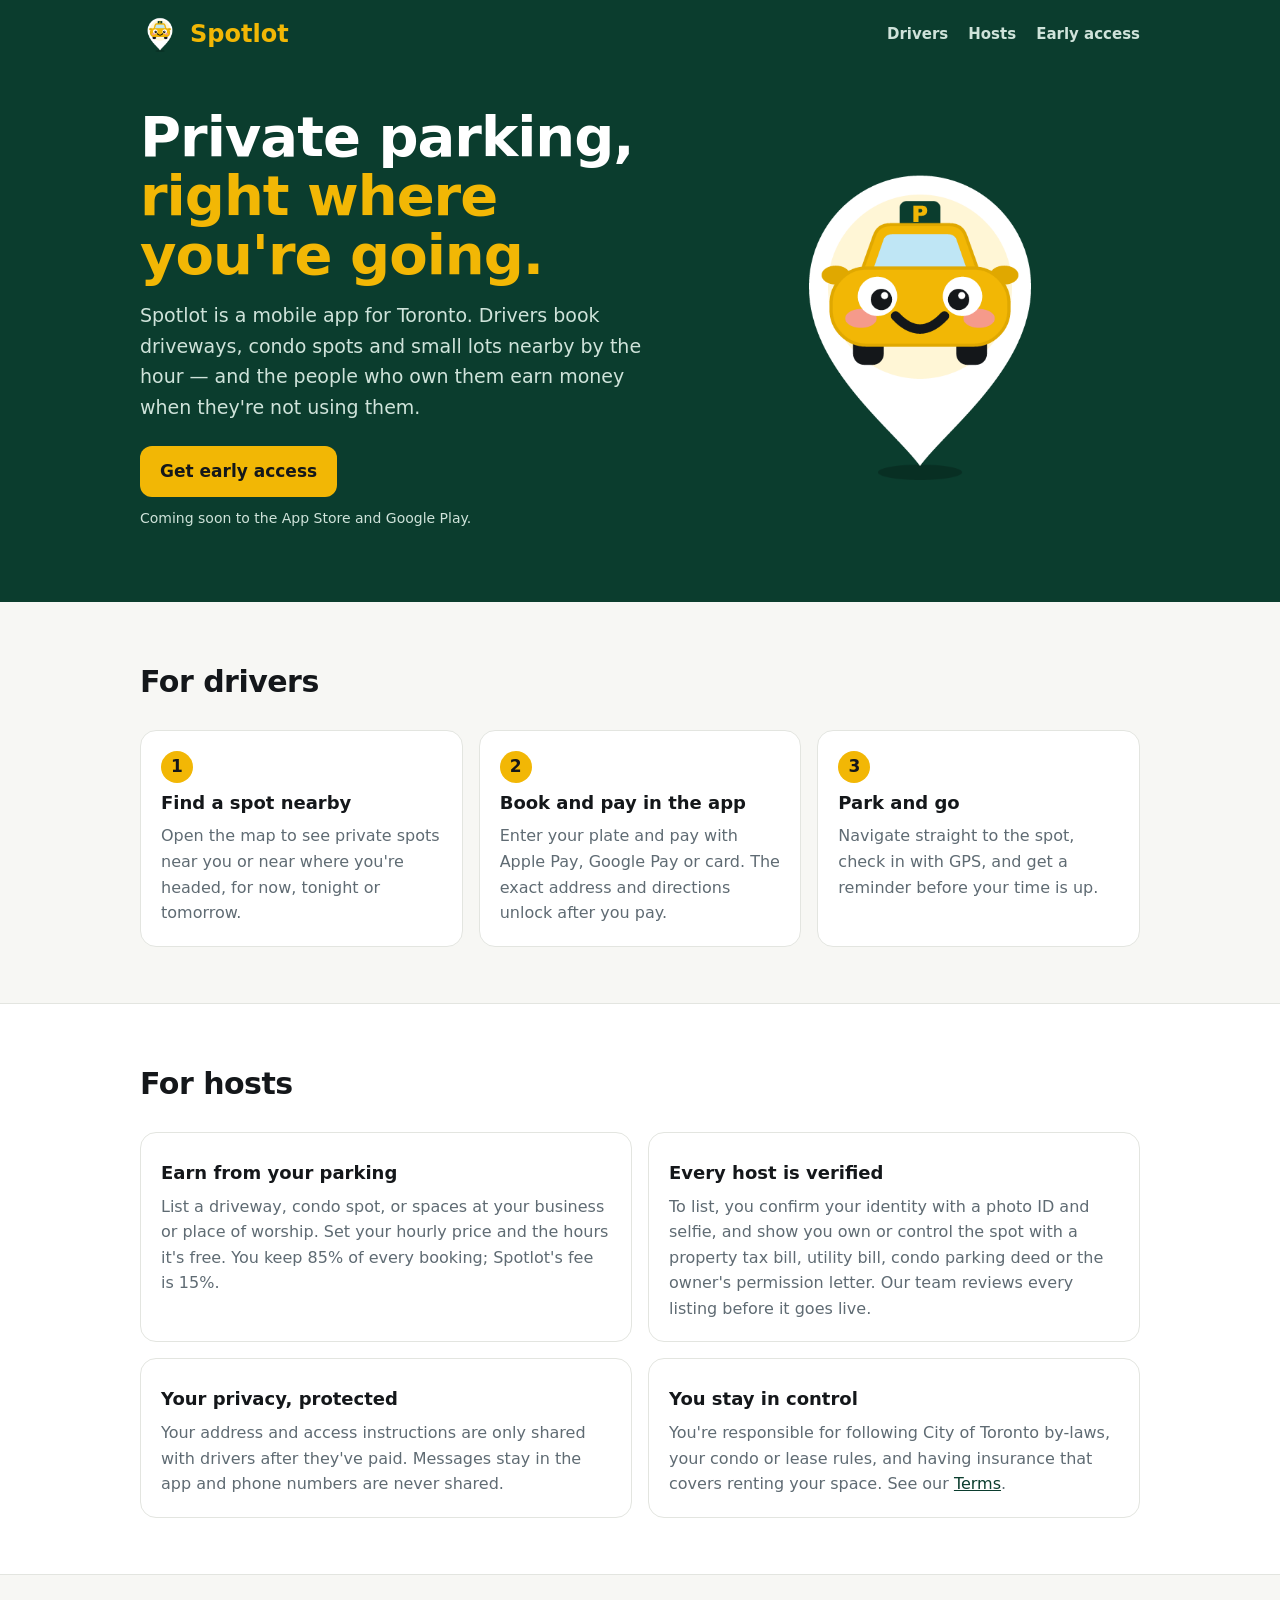
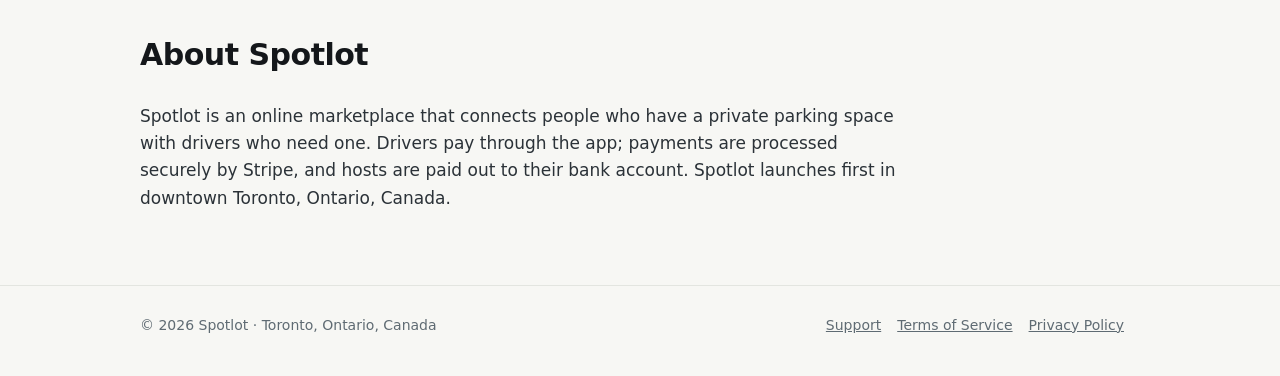
<file: index.html>
<!doctype html>
<html lang="en">
<head>
<meta charset="utf-8">
<meta name="viewport" content="width=device-width, initial-scale=1">
<title>Spotlot — Private parking near you in Toronto</title>
<meta name="description" content="Spotlot lets Toronto drivers book private driveways, condo spots and lots by the hour, and lets hosts earn from parking they aren't using.">
<link rel="icon" href="favicon.png">
<link rel="stylesheet" href="style.css">
</head>
<body>
<header class="site">
  <div class="wrap">
    <a class="brand" href="./"><img src="logo.png" alt="">Spotlot</a>
    <nav><a href="#drivers">Drivers</a><a href="#hosts">Hosts</a><a href="early.html">Early access</a></nav>
  </div>
</header>

<div class="hero">
  <div class="wrap">
    <div>
      <h1>Private parking, <span>right where you're going.</span></h1>
      <p>Spotlot is a mobile app for Toronto. Drivers book driveways, condo spots and small lots nearby by the hour — and the people who own them earn money when they're not using them.</p>
      <a class="pill" href="early.html">Get early access</a>
      <span class="soon">Coming soon to the App Store and Google Play.</span>
    </div>
    <img src="logo.png" alt="Spotlot mascot: a smiling yellow car in a map pin">
  </div>
</div>

<section id="drivers">
  <div class="wrap">
    <h2>For drivers</h2>
    <div class="grid">
      <div class="card"><span class="num">1</span><h3>Find a spot nearby</h3><p>Open the map to see private spots near you or near where you're headed, for now, tonight or tomorrow.</p></div>
      <div class="card"><span class="num">2</span><h3>Book and pay in the app</h3><p>Enter your plate and pay with Apple Pay, Google Pay or card. The exact address and directions unlock after you pay.</p></div>
      <div class="card"><span class="num">3</span><h3>Park and go</h3><p>Navigate straight to the spot, check in with GPS, and get a reminder before your time is up.</p></div>
    </div>
  </div>
</section>

<section id="hosts" style="background:#fff; border-top:1px solid var(--border); border-bottom:1px solid var(--border)">
  <div class="wrap">
    <h2>For hosts</h2>
    <div class="split">
      <div class="card">
        <h3>Earn from your parking</h3>
        <p>List a driveway, condo spot, or spaces at your business or place of worship. Set your hourly price and the hours it's free. You keep 85% of every booking; Spotlot's fee is 15%.</p>
      </div>
      <div class="card">
        <h3>Every host is verified</h3>
        <p>To list, you confirm your identity with a photo ID and selfie, and show you own or control the spot with a property tax bill, utility bill, condo parking deed or the owner's permission letter. Our team reviews every listing before it goes live.</p>
      </div>
      <div class="card">
        <h3>Your privacy, protected</h3>
        <p>Your address and access instructions are only shared with drivers after they've paid. Messages stay in the app and phone numbers are never shared.</p>
      </div>
      <div class="card">
        <h3>You stay in control</h3>
        <p>You're responsible for following City of Toronto by-laws, your condo or lease rules, and having insurance that covers renting your space. See our <a href="terms.html">Terms</a>.</p>
      </div>
    </div>
  </div>
</section>

<section>
  <div class="wrap">
    <h2>About Spotlot</h2>
    <p style="max-width:760px;color:#2B3238">Spotlot is an online marketplace that connects people who have a private parking space with drivers who need one. Drivers pay through the app; payments are processed securely by Stripe, and hosts are paid out to their bank account. Spotlot launches first in downtown Toronto, Ontario, Canada.</p>
  </div>
</section>

<footer>
  <div class="wrap">
    <div>© 2026 Spotlot · Toronto, Ontario, Canada</div>
    <div><a href="support.html">Support</a><a href="terms.html">Terms of Service</a><a href="privacy.html">Privacy Policy</a></div>
  </div>
</footer>
</body>
</html>
</file>
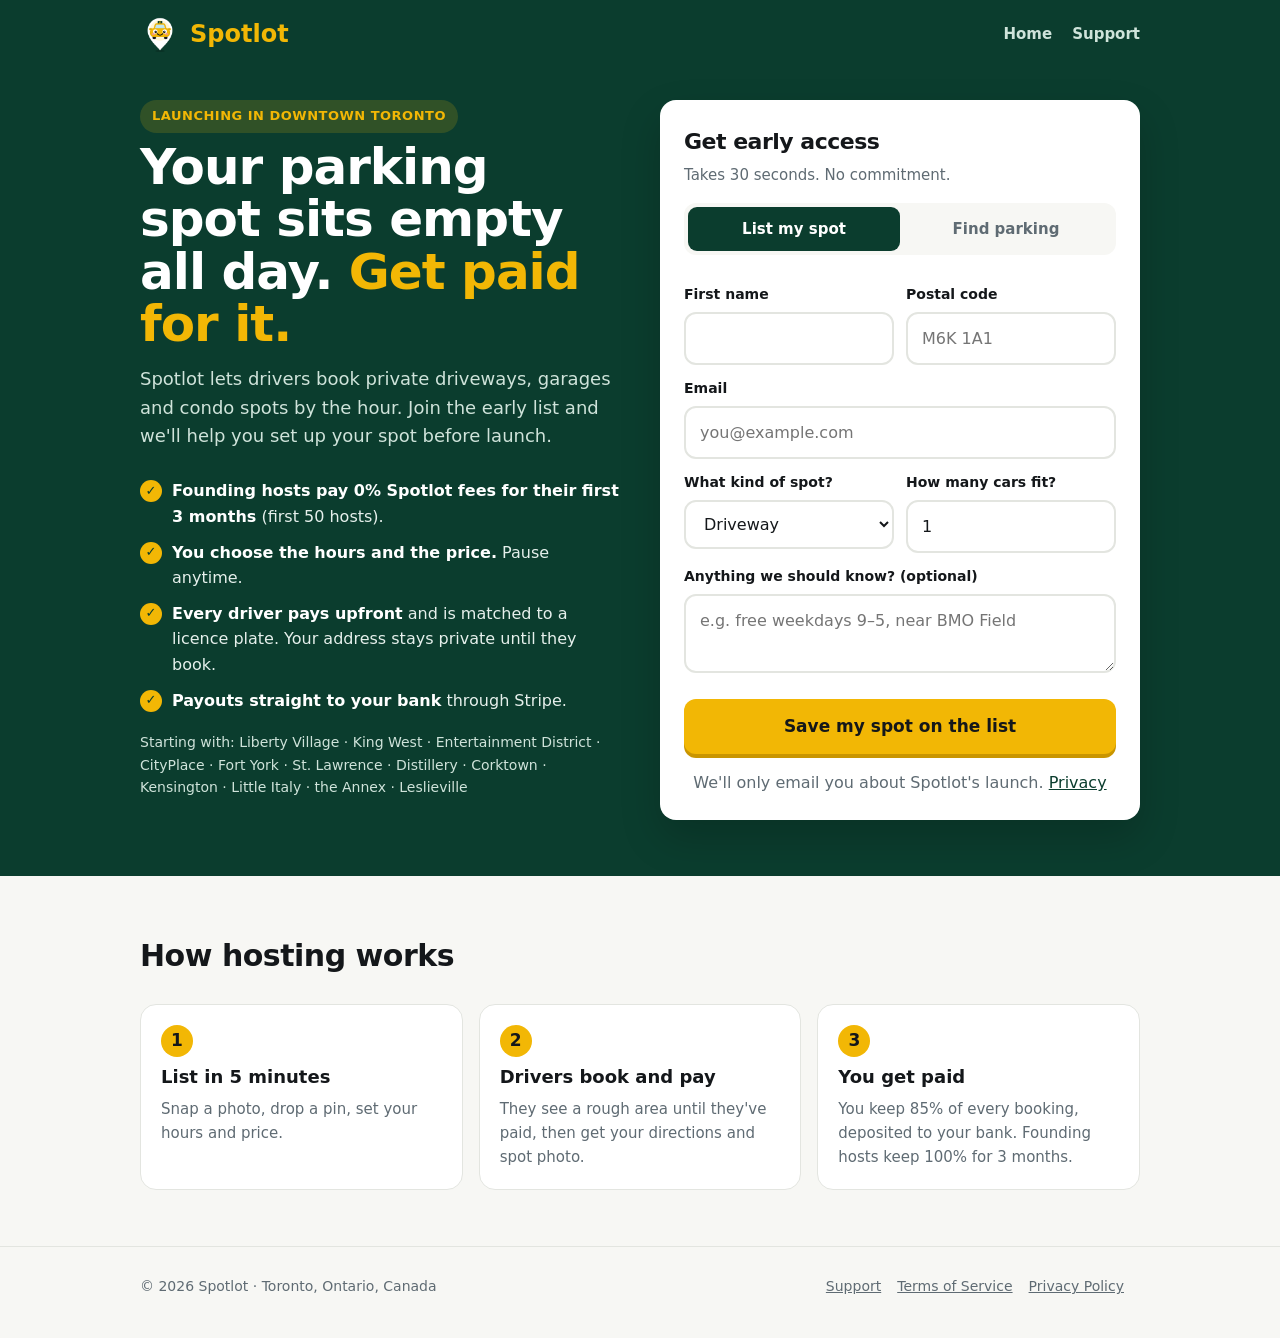
<file: early.html>
<!doctype html>
<html lang="en">
<head>
<meta charset="utf-8">
<meta name="viewport" content="width=device-width, initial-scale=1">
<title>Get early access — Spotlot</title>
<meta name="description" content="Earn from your empty driveway or condo spot in downtown Toronto. Join the Spotlot early list.">
<meta property="og:title" content="Your downtown parking spot could pay you">
<meta property="og:description" content="Spotlot lets drivers book private driveways and condo spots in downtown Toronto. Join the early list.">
<meta property="og:image" content="https://spotlot.ca/logo.png">
<meta property="og:url" content="https://spotlot.ca/early">
<link rel="icon" href="favicon.png">
<link rel="stylesheet" href="style.css">
<style>
  .early { background: var(--green); color: #fff; padding: 32px 0 56px; }
  .early .wrap { display: grid; grid-template-columns: 1fr 1fr; grid-template-areas: "intro form" "details form"; column-gap: 40px; align-items: start; }
  .intro { grid-area: intro; }
  .details { grid-area: details; }
  #form { grid-area: form; }
  .early h1 { font-size: clamp(32px, 6vw, 50px); line-height: 1.05; margin: 8px 0 14px; letter-spacing: -1px; }
  .early h1 span { color: var(--yellow); }
  .early .lead { color: var(--green-ink); font-size: 18px; margin: 0 0 20px; }
  .perks { list-style: none; padding: 0; margin: 0 0 8px; display: grid; gap: 10px; }
  .perks li { display: flex; gap: 10px; align-items: flex-start; color: #E6F0EC; font-size: 16px; }
  .perks b { color: #fff; }
  .tick { flex: none; width: 22px; height: 22px; border-radius: 11px; background: var(--yellow); color: var(--green); font-weight: 900; font-size: 13px; display: inline-flex; align-items: center; justify-content: center; margin-top: 2px; }
  .badge { display: inline-block; background: rgba(242, 183, 5, .16); color: var(--yellow); font-weight: 800; font-size: 13px; letter-spacing: .5px; padding: 6px 12px; border-radius: 999px; }
  .areas { color: var(--green-ink); font-size: 14px; margin-top: 18px; }

  form.card { color: var(--ink); padding: 24px; box-shadow: 0 18px 40px rgba(0,0,0,.18); border: 0; }
  form h2 { font-size: 22px; margin: 0 0 4px; }
  form .sub { color: var(--muted); font-size: 15px; margin: 0 0 16px; }
  .toggle { display: grid; grid-template-columns: 1fr 1fr; background: var(--bg); border-radius: 12px; padding: 4px; margin-bottom: 16px; }
  .toggle button { border: 0; background: none; padding: 10px; border-radius: 9px; font: inherit; font-weight: 700; font-size: 15px; color: var(--muted); cursor: pointer; }
  .toggle button[aria-pressed="true"] { background: var(--green); color: #fff; }
  label { display: block; font-weight: 700; font-size: 14px; margin: 12px 0 6px; }
  input, select, textarea { width: 100%; font: inherit; font-size: 16px; padding: 12px 14px; border: 2px solid var(--border); border-radius: 12px; background: #fff; color: var(--ink); }
  input:focus, select:focus, textarea:focus { outline: none; border-color: var(--green); }
  .row { display: grid; grid-template-columns: 1fr 1fr; gap: 12px; }
  .hp { position: absolute; left: -9999px; }
  .submit { width: 100%; margin-top: 18px; border: 0; background: var(--yellow); color: var(--ink); font: inherit; font-weight: 800; font-size: 17px; padding: 14px; border-radius: 12px; box-shadow: 0 4px 0 #C99500; cursor: pointer; }
  .submit:active { transform: translateY(2px); box-shadow: 0 2px 0 #C99500; }
  .submit[disabled] { opacity: .6; cursor: wait; }
  .fine { color: var(--muted); font-size: 13px; margin: 12px 0 0; text-align: center; }
  .error { color: #C62828; font-weight: 600; font-size: 14px; margin: 10px 0 0; min-height: 1em; }
  .done { text-align: center; padding: 24px 8px; }
  .done img { width: 110px; }
  .done h2 { margin: 10px 0 6px; }
  [hidden] { display: none !important; }

  .how .grid .card p { font-size: 15px; }
  @media (max-width: 760px) {
    .early .wrap { grid-template-columns: 1fr; grid-template-areas: "intro" "form" "details"; row-gap: 24px; }
    .row { grid-template-columns: 1fr; gap: 0; }
  }
</style>
</head>
<body>
<header class="site">
  <div class="wrap">
    <a class="brand" href="./"><img src="logo.png" alt="">Spotlot</a>
    <nav><a href="./">Home</a><a href="support.html">Support</a></nav>
  </div>
</header>

<div class="early">
  <div class="wrap">
    <div class="intro">
      <span class="badge">LAUNCHING IN DOWNTOWN TORONTO</span>
      <h1>Your parking spot sits empty all day. <span>Get paid for it.</span></h1>
      <p class="lead">Spotlot lets drivers book private driveways, garages and condo spots by the hour. Join the early list and we'll help you set up your spot before launch.</p>
    </div>
    <div class="details">
      <ul class="perks">
        <li><span class="tick">✓</span><span><b>Founding hosts pay 0% Spotlot fees for their first 3 months</b> (first 50 hosts).</span></li>
        <li><span class="tick">✓</span><span><b>You choose the hours and the price.</b> Pause anytime.</span></li>
        <li><span class="tick">✓</span><span><b>Every driver pays upfront</b> and is matched to a licence plate. Your address stays private until they book.</span></li>
        <li><span class="tick">✓</span><span><b>Payouts straight to your bank</b> through Stripe.</span></li>
      </ul>
      <p class="areas">Starting with: Liberty Village · King West · Entertainment District · CityPlace · Fort York · St. Lawrence · Distillery · Corktown · Kensington · Little Italy · the Annex · Leslieville</p>
    </div>

    <form class="card" id="form" novalidate>
      <div id="fields">
        <h2>Get early access</h2>
        <p class="sub">Takes 30 seconds. No commitment.</p>
        <div class="toggle" role="group" aria-label="I want to">
          <button type="button" data-role="host" aria-pressed="true">List my spot</button>
          <button type="button" data-role="driver" aria-pressed="false">Find parking</button>
        </div>

        <div class="row">
          <div>
            <label for="name">First name</label>
            <input id="name" name="name" autocomplete="given-name" maxlength="80" required>
          </div>
          <div>
            <label for="postal">Postal code</label>
            <input id="postal" name="postal" autocomplete="postal-code" placeholder="M6K 1A1" maxlength="7" required>
          </div>
        </div>

        <label for="email">Email</label>
        <input id="email" name="email" type="email" autocomplete="email" maxlength="200" placeholder="you@example.com" required>

        <div id="hostOnly">
          <div class="row">
            <div>
              <label for="type">What kind of spot?</label>
              <select id="type" name="type">
                <option value="driveway">Driveway</option>
                <option value="condo">Condo / apartment spot</option>
                <option value="garage">Garage</option>
                <option value="lot">Small lot (business, church…)</option>
                <option value="other">Something else</option>
              </select>
            </div>
            <div>
              <label for="spaces">How many cars fit?</label>
              <input id="spaces" name="spaces" type="number" inputmode="numeric" min="1" max="200" value="1">
            </div>
          </div>
        </div>

        <label for="note" id="noteLabel">Anything we should know? (optional)</label>
        <textarea id="note" name="note" rows="2" maxlength="500" placeholder="e.g. free weekdays 9–5, near BMO Field"></textarea>

        <input class="hp" type="text" name="website" tabindex="-1" autocomplete="off" aria-hidden="true">
        <button class="submit" type="submit" id="submit">Save my spot on the list</button>
        <p class="error" id="error" role="alert"></p>
        <p class="fine">We'll only email you about Spotlot's launch. <a href="privacy.html">Privacy</a></p>
      </div>

      <div class="done" id="done" hidden>
        <img src="logo.png" alt="">
        <h2>You're on the list!</h2>
        <p class="sub" id="doneText">We'll email you before launch to help set up your spot.</p>
        <p class="fine">Know a neighbour with an empty driveway? Send them this page.</p>
      </div>
    </form>
  </div>
</div>

<section class="how">
  <div class="wrap">
    <h2>How hosting works</h2>
    <div class="grid">
      <div class="card"><span class="num">1</span><h3>List in 5 minutes</h3><p>Snap a photo, drop a pin, set your hours and price.</p></div>
      <div class="card"><span class="num">2</span><h3>Drivers book and pay</h3><p>They see a rough area until they've paid, then get your directions and spot photo.</p></div>
      <div class="card"><span class="num">3</span><h3>You get paid</h3><p>You keep 85% of every booking, deposited to your bank. Founding hosts keep 100% for 3 months.</p></div>
    </div>
  </div>
</section>

<footer>
  <div class="wrap">
    <div>© 2026 Spotlot · Toronto, Ontario, Canada</div>
    <div><a href="support.html">Support</a><a href="terms.html">Terms of Service</a><a href="privacy.html">Privacy Policy</a></div>
  </div>
</footer>

<script>
  // Writes straight to the Spotlot waitlist table. This is the public (publishable) key;
  // the table only allows inserts from the public, never reads.
  const SUPABASE_URL = 'https://rsviueqeqylmddhgpyfo.supabase.co';
  const SUPABASE_KEY = 'sb_publishable_UoHOdmgwTMQKS_Qfu5H4uA_GMwX83xe';

  const form = document.getElementById('form');
  const error = document.getElementById('error');
  const submit = document.getElementById('submit');
  const hostOnly = document.getElementById('hostOnly');
  const noteLabel = document.getElementById('noteLabel');
  const note = document.getElementById('note');
  let role = 'host';

  const params = new URLSearchParams(location.search);
  const ref = (params.get('ref') || '').toLowerCase().replace(/[^a-z0-9]/g, '').slice(0, 20) || null;
  const source = (params.get('src') || (ref ? 'referral' : '')).slice(0, 60) || null;

  document.querySelectorAll('.toggle button').forEach((btn) => {
    btn.addEventListener('click', () => {
      role = btn.dataset.role;
      document.querySelectorAll('.toggle button').forEach((b) => b.setAttribute('aria-pressed', String(b === btn)));
      hostOnly.hidden = role !== 'host';
      submit.textContent = role === 'host' ? 'Save my spot on the list' : 'Tell me when it launches';
      note.placeholder = role === 'host' ? 'e.g. free weekdays 9–5, near BMO Field' : 'e.g. I park near Scotiabank Arena on game nights';
      noteLabel.textContent = role === 'host' ? 'Anything we should know? (optional)' : 'Where do you usually need parking? (optional)';
    });
  });

  form.addEventListener('submit', async (e) => {
    e.preventDefault();
    error.textContent = '';
    if (form.website.value) return; // bot

    const name = form.name.value.trim();
    const email = form.email.value.trim();
    const postal = form.postal.value.trim().toUpperCase().replace(/\s+/g, '');
    if (!name) return (error.textContent = 'Add your first name.');
    if (!/^[^@\s]+@[^@\s]+\.[^@\s]+$/.test(email)) return (error.textContent = 'That email doesn’t look right.');
    if (!/^[A-Z]\d[A-Z]\d[A-Z]\d$/.test(postal)) return (error.textContent = 'Enter a postal code like M6K 1A1.');

    const row = {
      role,
      name,
      email,
      postal_code: `${postal.slice(0, 3)} ${postal.slice(3)}`,
      spot_type: role === 'host' ? form.type.value : null,
      spaces: role === 'host' ? Math.min(200, Math.max(1, parseInt(form.spaces.value, 10) || 1)) : null,
      note: note.value.trim() || null,
      source,
      referred_by: ref,
    };

    submit.disabled = true;
    try {
      const res = await fetch(`${SUPABASE_URL}/rest/v1/waitlist`, {
        method: 'POST',
        headers: { apikey: SUPABASE_KEY, 'Content-Type': 'application/json', Prefer: 'return=minimal' },
        body: JSON.stringify(row),
      });
      // 409 = already on the list with this email, which is a success for the person.
      if (!res.ok && res.status !== 409) throw new Error(String(res.status));
      document.getElementById('fields').hidden = true;
      document.getElementById('done').hidden = false;
      document.getElementById('doneText').textContent = role === 'host'
        ? `Thanks ${name}! Check your email for your personal share link. We'll be in touch before launch to help set up your spot.`
        : `Thanks ${name}! Check your email for your personal share link. We'll let you know the day Spotlot launches near you.`;
    } catch {
      error.textContent = 'Something went wrong. Please try again in a moment.';
    } finally {
      submit.disabled = false;
    }
  });
</script>
</body>
</html>
</file>
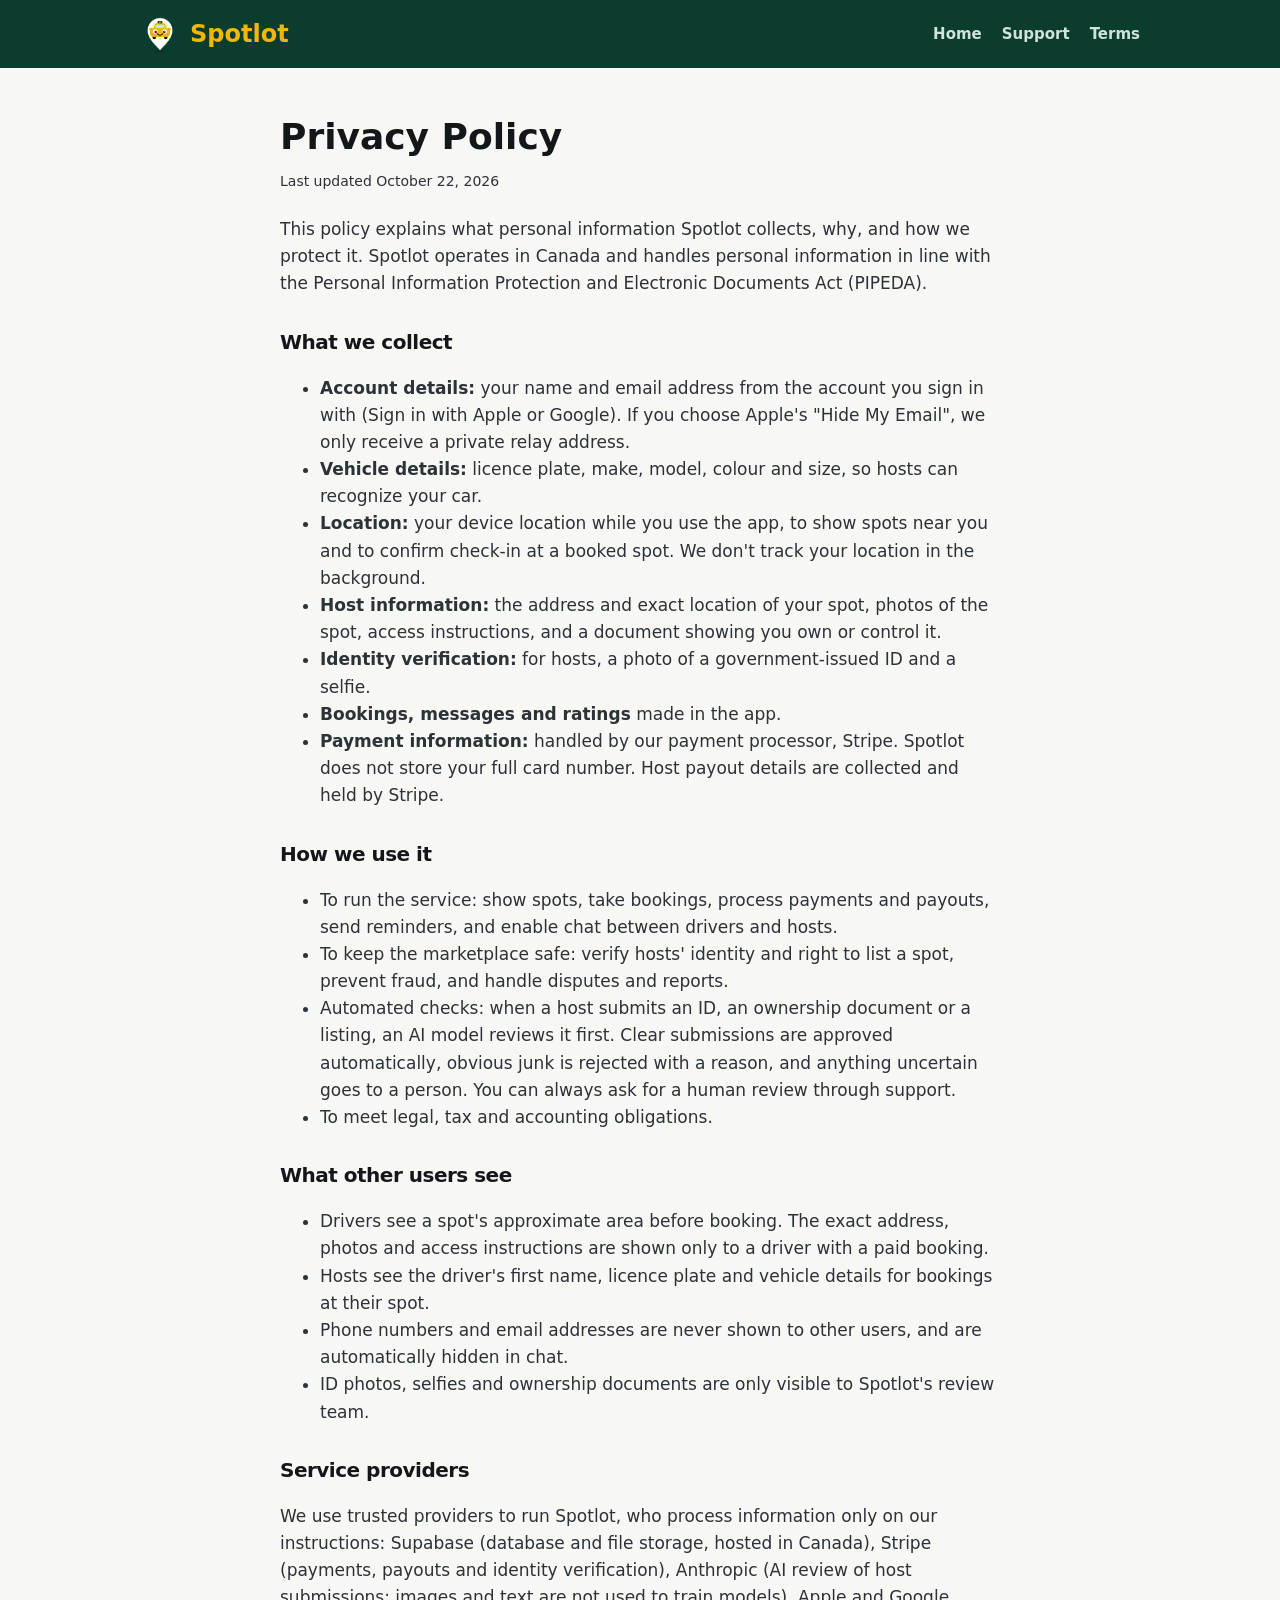
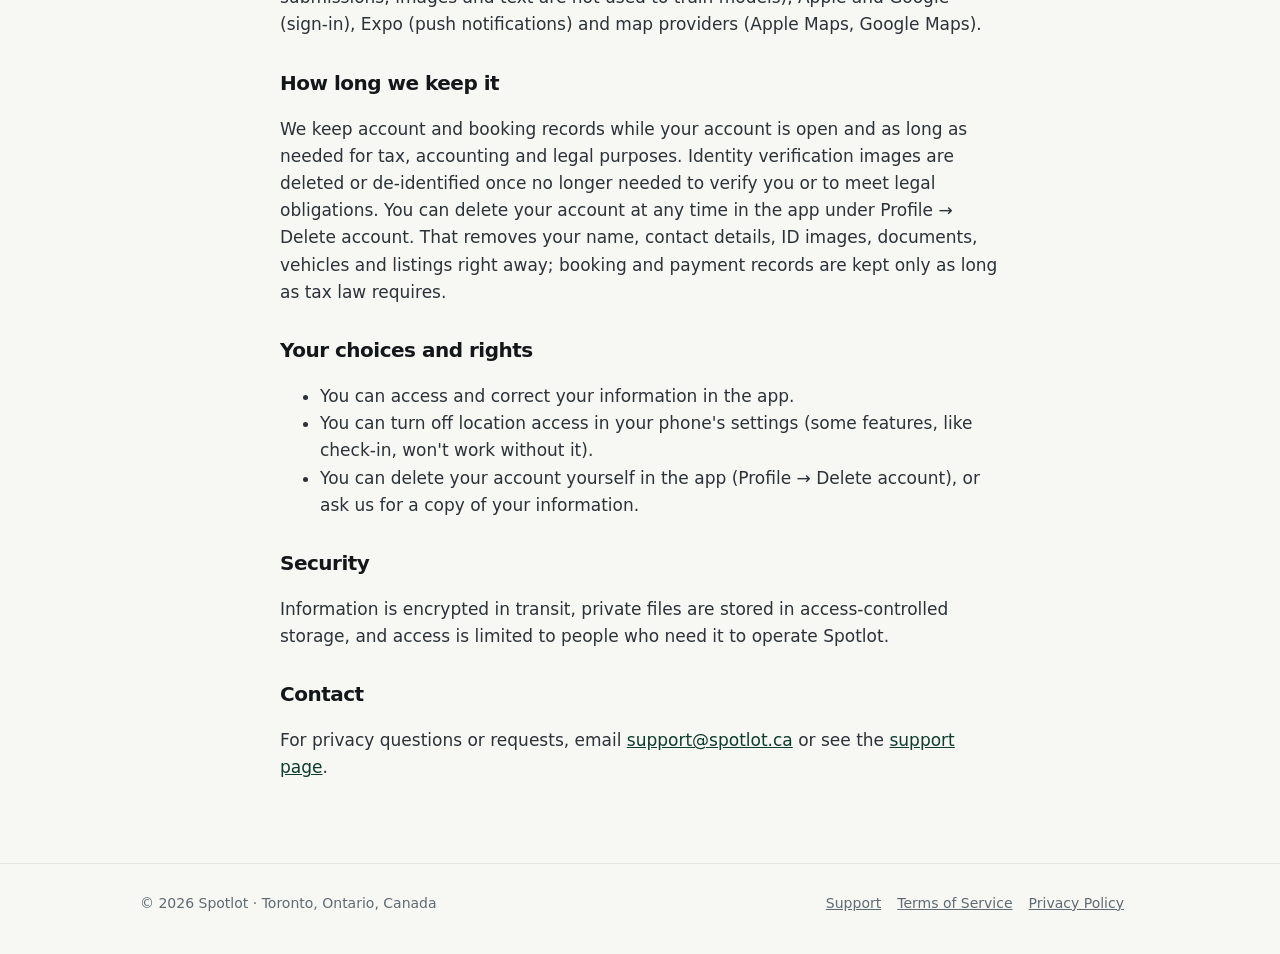
<file: privacy.html>
<!doctype html>
<html lang="en">
<head>
<meta charset="utf-8">
<meta name="viewport" content="width=device-width, initial-scale=1">
<title>Privacy Policy — Spotlot</title>
<link rel="icon" href="favicon.png">
<link rel="stylesheet" href="style.css">
</head>
<body>
<header class="site">
  <div class="wrap">
    <a class="brand" href="./"><img src="logo.png" alt="">Spotlot</a>
    <nav><a href="./">Home</a><a href="support.html">Support</a><a href="terms.html">Terms</a></nav>
  </div>
</header>
<main class="doc">
  <h1>Privacy Policy</h1>
  <p class="updated">Last updated October 22, 2026</p>

  <p>This policy explains what personal information Spotlot collects, why, and how we protect it. Spotlot operates in Canada and handles personal information in line with the Personal Information Protection and Electronic Documents Act (PIPEDA).</p>

  <h2>What we collect</h2>
  <ul>
    <li><strong>Account details:</strong> your name and email address from the account you sign in with (Sign in with Apple or Google). If you choose Apple's "Hide My Email", we only receive a private relay address.</li>
    <li><strong>Vehicle details:</strong> licence plate, make, model, colour and size, so hosts can recognize your car.</li>
    <li><strong>Location:</strong> your device location while you use the app, to show spots near you and to confirm check-in at a booked spot. We don't track your location in the background.</li>
    <li><strong>Host information:</strong> the address and exact location of your spot, photos of the spot, access instructions, and a document showing you own or control it.</li>
    <li><strong>Identity verification:</strong> for hosts, a photo of a government-issued ID and a selfie.</li>
    <li><strong>Bookings, messages and ratings</strong> made in the app.</li>
    <li><strong>Payment information:</strong> handled by our payment processor, Stripe. Spotlot does not store your full card number. Host payout details are collected and held by Stripe.</li>
  </ul>

  <h2>How we use it</h2>
  <ul>
    <li>To run the service: show spots, take bookings, process payments and payouts, send reminders, and enable chat between drivers and hosts.</li>
    <li>To keep the marketplace safe: verify hosts' identity and right to list a spot, prevent fraud, and handle disputes and reports.</li>
    <li>Automated checks: when a host submits an ID, an ownership document or a listing, an AI model reviews it first. Clear submissions are approved automatically, obvious junk is rejected with a reason, and anything uncertain goes to a person. You can always ask for a human review through support.</li>
    <li>To meet legal, tax and accounting obligations.</li>
  </ul>

  <h2>What other users see</h2>
  <ul>
    <li>Drivers see a spot's approximate area before booking. The exact address, photos and access instructions are shown only to a driver with a paid booking.</li>
    <li>Hosts see the driver's first name, licence plate and vehicle details for bookings at their spot.</li>
    <li>Phone numbers and email addresses are never shown to other users, and are automatically hidden in chat.</li>
    <li>ID photos, selfies and ownership documents are only visible to Spotlot's review team.</li>
  </ul>

  <h2>Service providers</h2>
  <p>We use trusted providers to run Spotlot, who process information only on our instructions: Supabase (database and file storage, hosted in Canada), Stripe (payments, payouts and identity verification), Anthropic (AI review of host submissions; images and text are not used to train models), Apple and Google (sign-in), Expo (push notifications) and map providers (Apple Maps, Google Maps).</p>

  <h2>How long we keep it</h2>
  <p>We keep account and booking records while your account is open and as long as needed for tax, accounting and legal purposes. Identity verification images are deleted or de-identified once no longer needed to verify you or to meet legal obligations. You can delete your account at any time in the app under Profile → Delete account. That removes your name, contact details, ID images, documents, vehicles and listings right away; booking and payment records are kept only as long as tax law requires.</p>

  <h2>Your choices and rights</h2>
  <ul>
    <li>You can access and correct your information in the app.</li>
    <li>You can turn off location access in your phone's settings (some features, like check-in, won't work without it).</li>
    <li>You can delete your account yourself in the app (Profile → Delete account), or ask us for a copy of your information.</li>
  </ul>

  <h2>Security</h2>
  <p>Information is encrypted in transit, private files are stored in access-controlled storage, and access is limited to people who need it to operate Spotlot.</p>

  <h2>Contact</h2>
  <p>For privacy questions or requests, email <a href="mailto:support@spotlot.ca">support@spotlot.ca</a> or see the <a href="support.html">support page</a>.</p>
</main>
<footer>
  <div class="wrap">
    <div>© 2026 Spotlot · Toronto, Ontario, Canada</div>
    <div><a href="support.html">Support</a><a href="terms.html">Terms of Service</a><a href="privacy.html">Privacy Policy</a></div>
  </div>
</footer>
</body>
</html>
</file>
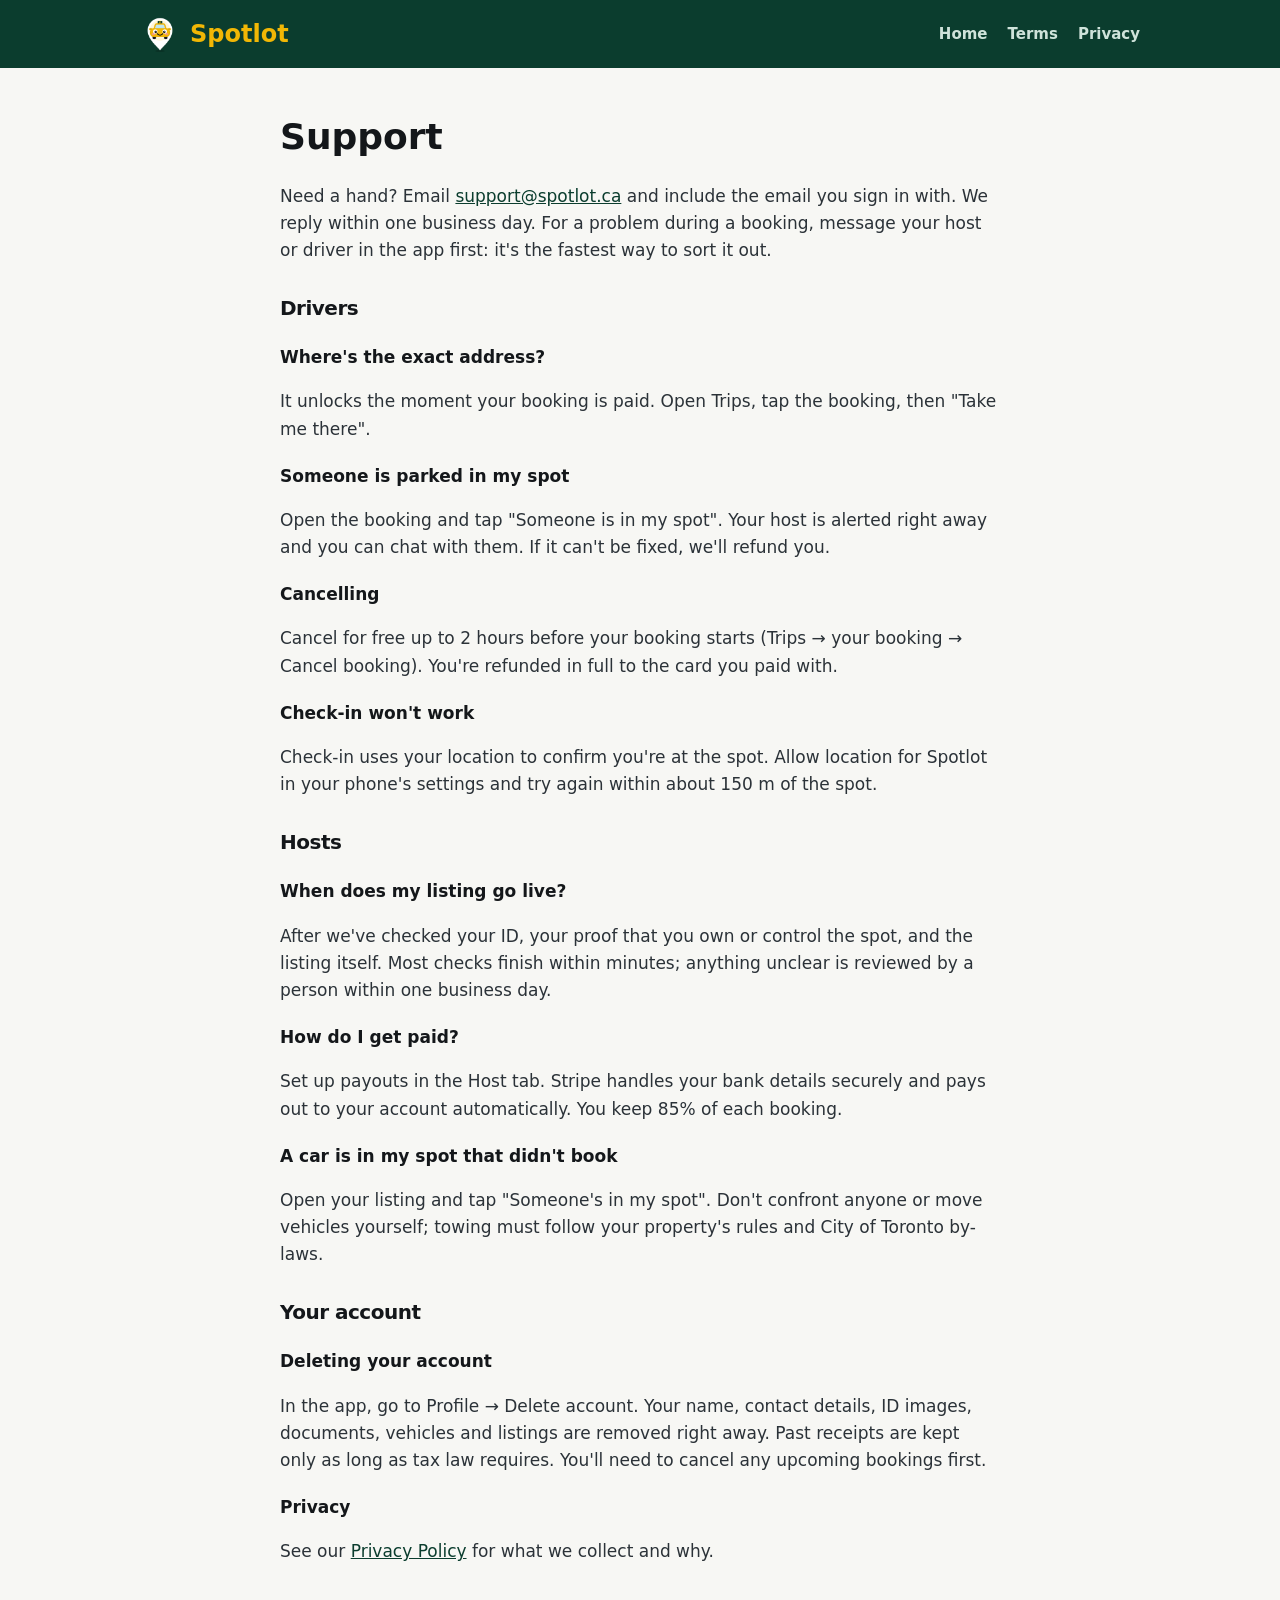
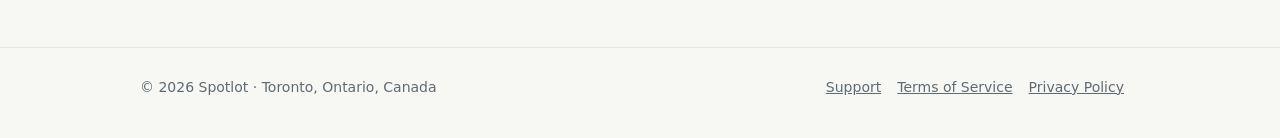
<file: support.html>
<!doctype html>
<html lang="en">
<head>
<meta charset="utf-8">
<meta name="viewport" content="width=device-width, initial-scale=1">
<title>Support — Spotlot</title>
<meta name="description" content="Help with Spotlot bookings, hosting, payouts and your account.">
<link rel="icon" href="favicon.png">
<link rel="stylesheet" href="style.css">
</head>
<body>
<header class="site">
  <div class="wrap">
    <a class="brand" href="./"><img src="logo.png" alt="">Spotlot</a>
    <nav><a href="./">Home</a><a href="terms.html">Terms</a><a href="privacy.html">Privacy</a></nav>
  </div>
</header>
<main class="doc">
  <h1>Support</h1>
  <p>Need a hand? Email <a href="mailto:support@spotlot.ca">support@spotlot.ca</a> and include the email you sign in with. We reply within one business day. For a problem during a booking, message your host or driver in the app first: it's the fastest way to sort it out.</p>

  <h2>Drivers</h2>
  <h3>Where's the exact address?</h3>
  <p>It unlocks the moment your booking is paid. Open Trips, tap the booking, then "Take me there".</p>
  <h3>Someone is parked in my spot</h3>
  <p>Open the booking and tap "Someone is in my spot". Your host is alerted right away and you can chat with them. If it can't be fixed, we'll refund you.</p>
  <h3>Cancelling</h3>
  <p>Cancel for free up to 2 hours before your booking starts (Trips → your booking → Cancel booking). You're refunded in full to the card you paid with.</p>
  <h3>Check-in won't work</h3>
  <p>Check-in uses your location to confirm you're at the spot. Allow location for Spotlot in your phone's settings and try again within about 150 m of the spot.</p>

  <h2>Hosts</h2>
  <h3>When does my listing go live?</h3>
  <p>After we've checked your ID, your proof that you own or control the spot, and the listing itself. Most checks finish within minutes; anything unclear is reviewed by a person within one business day.</p>
  <h3>How do I get paid?</h3>
  <p>Set up payouts in the Host tab. Stripe handles your bank details securely and pays out to your account automatically. You keep 85% of each booking.</p>
  <h3>A car is in my spot that didn't book</h3>
  <p>Open your listing and tap "Someone's in my spot". Don't confront anyone or move vehicles yourself; towing must follow your property's rules and City of Toronto by-laws.</p>

  <h2>Your account</h2>
  <h3>Deleting your account</h3>
  <p>In the app, go to Profile → Delete account. Your name, contact details, ID images, documents, vehicles and listings are removed right away. Past receipts are kept only as long as tax law requires. You'll need to cancel any upcoming bookings first.</p>
  <h3>Privacy</h3>
  <p>See our <a href="privacy.html">Privacy Policy</a> for what we collect and why.</p>
</main>
<footer>
  <div class="wrap">
    <div>© 2026 Spotlot · Toronto, Ontario, Canada</div>
    <div><a href="support.html">Support</a><a href="terms.html">Terms of Service</a><a href="privacy.html">Privacy Policy</a></div>
  </div>
</footer>
</body>
</html>
</file>
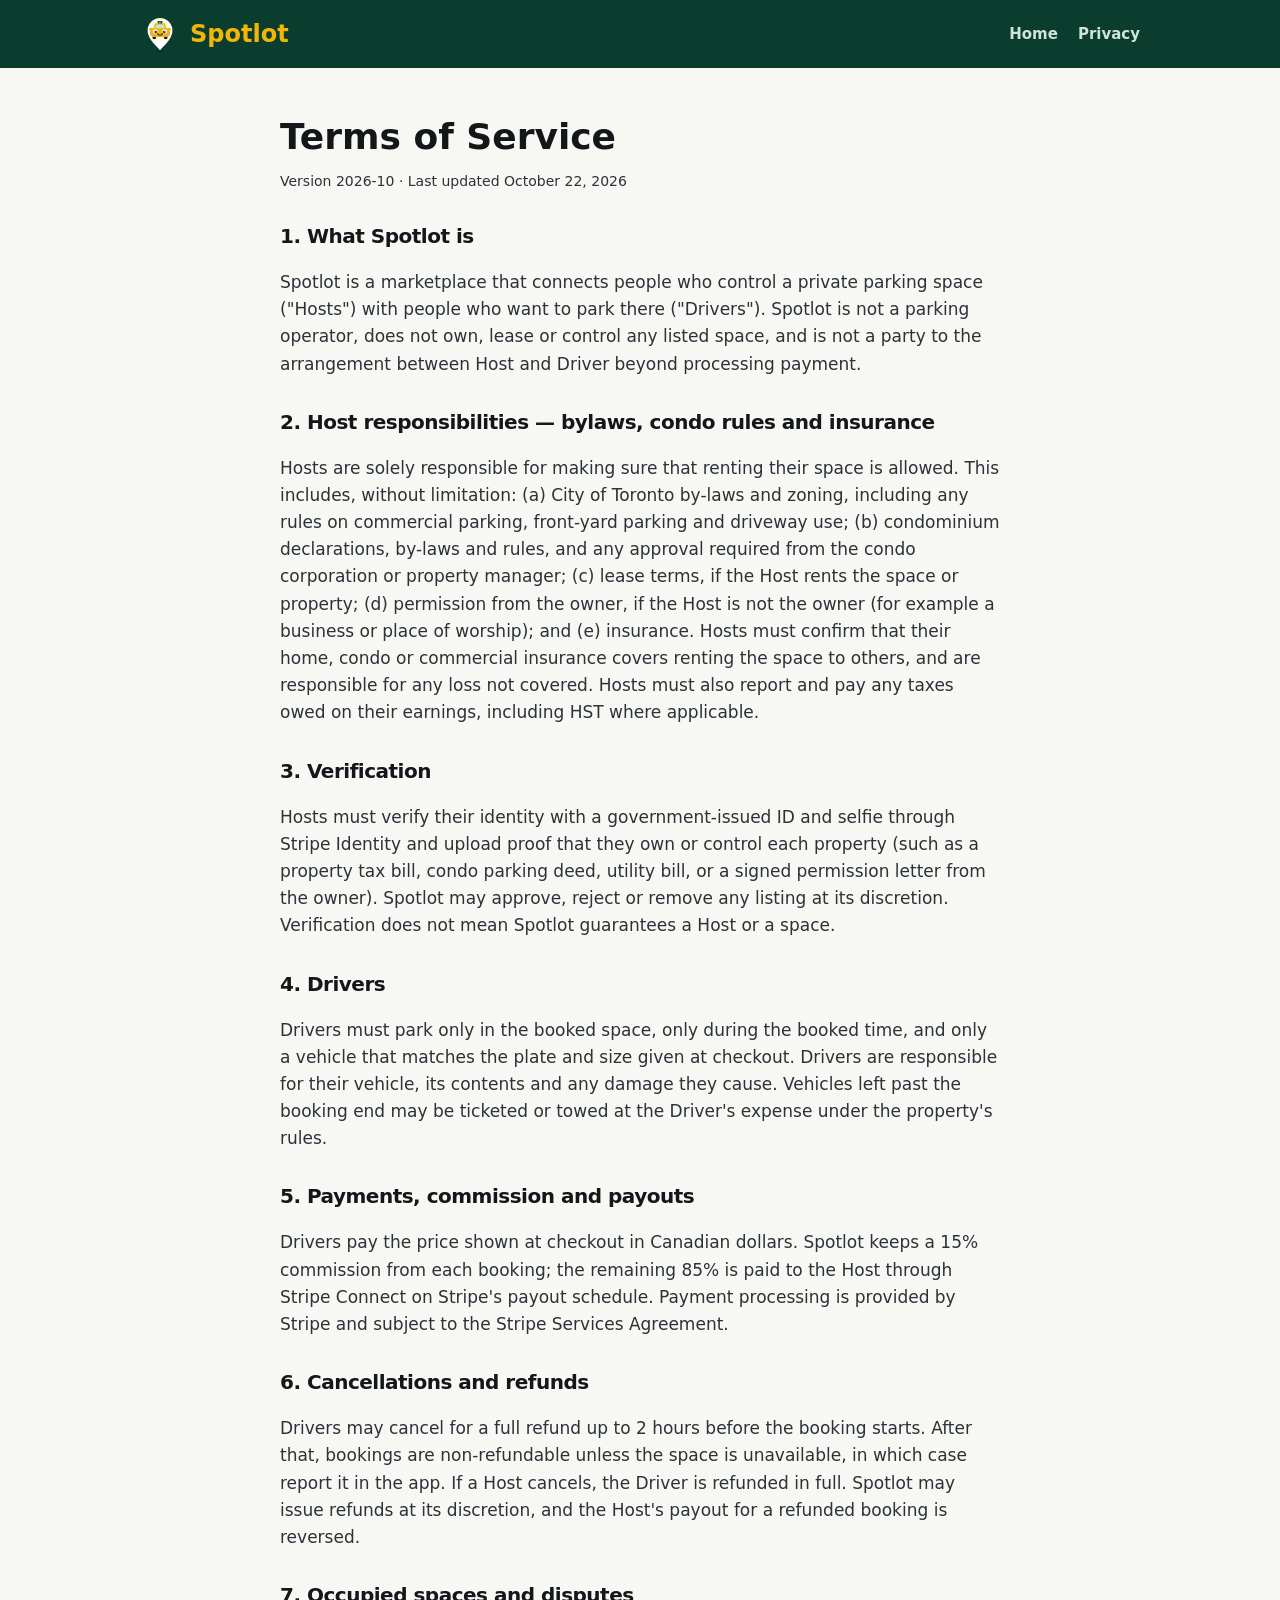
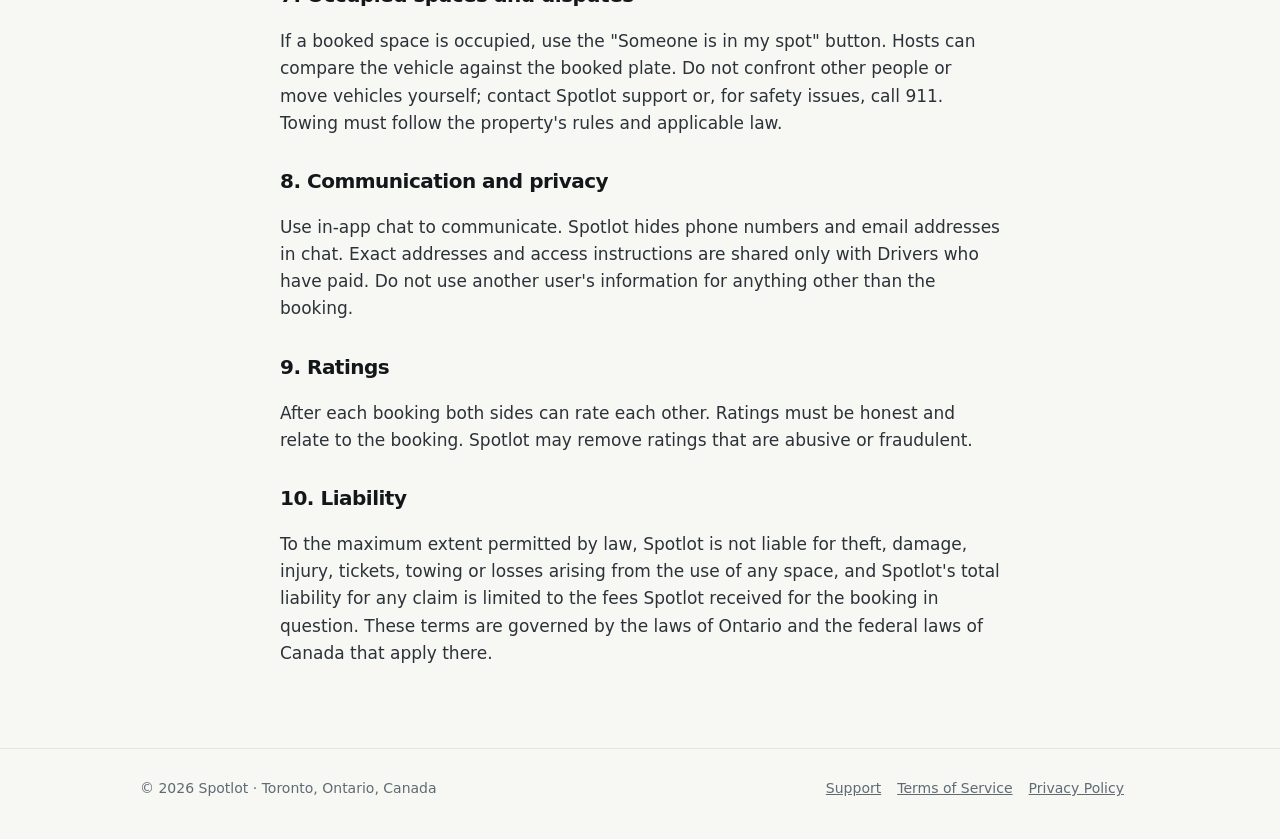
<file: terms.html>
<!doctype html>
<html lang="en">
<head>
<meta charset="utf-8">
<meta name="viewport" content="width=device-width, initial-scale=1">
<title>Terms of Service — Spotlot</title>
<link rel="icon" href="favicon.png">
<link rel="stylesheet" href="style.css">
</head>
<body>
<header class="site">
  <div class="wrap">
    <a class="brand" href="./"><img src="logo.png" alt="">Spotlot</a>
    <nav><a href="./">Home</a><a href="privacy.html">Privacy</a></nav>
  </div>
</header>
<main class="doc">
  <h1>Terms of Service</h1>
  <p class="updated">Version 2026-10 · Last updated October 22, 2026</p>
  <h2>1. What Spotlot is</h2>
  <p>Spotlot is a marketplace that connects people who control a private parking space ("Hosts") with people who want to park there ("Drivers"). Spotlot is not a parking operator, does not own, lease or control any listed space, and is not a party to the arrangement between Host and Driver beyond processing payment.</p>
  <h2>2. Host responsibilities — bylaws, condo rules and insurance</h2>
  <p>Hosts are solely responsible for making sure that renting their space is allowed. This includes, without limitation: (a) City of Toronto by-laws and zoning, including any rules on commercial parking, front-yard parking and driveway use; (b) condominium declarations, by-laws and rules, and any approval required from the condo corporation or property manager; (c) lease terms, if the Host rents the space or property; (d) permission from the owner, if the Host is not the owner (for example a business or place of worship); and (e) insurance. Hosts must confirm that their home, condo or commercial insurance covers renting the space to others, and are responsible for any loss not covered. Hosts must also report and pay any taxes owed on their earnings, including HST where applicable.</p>
  <h2>3. Verification</h2>
  <p>Hosts must verify their identity with a government-issued ID and selfie through Stripe Identity and upload proof that they own or control each property (such as a property tax bill, condo parking deed, utility bill, or a signed permission letter from the owner). Spotlot may approve, reject or remove any listing at its discretion. Verification does not mean Spotlot guarantees a Host or a space.</p>
  <h2>4. Drivers</h2>
  <p>Drivers must park only in the booked space, only during the booked time, and only a vehicle that matches the plate and size given at checkout. Drivers are responsible for their vehicle, its contents and any damage they cause. Vehicles left past the booking end may be ticketed or towed at the Driver's expense under the property's rules.</p>
  <h2>5. Payments, commission and payouts</h2>
  <p>Drivers pay the price shown at checkout in Canadian dollars. Spotlot keeps a 15% commission from each booking; the remaining 85% is paid to the Host through Stripe Connect on Stripe's payout schedule. Payment processing is provided by Stripe and subject to the Stripe Services Agreement.</p>
  <h2>6. Cancellations and refunds</h2>
  <p>Drivers may cancel for a full refund up to 2 hours before the booking starts. After that, bookings are non-refundable unless the space is unavailable, in which case report it in the app. If a Host cancels, the Driver is refunded in full. Spotlot may issue refunds at its discretion, and the Host's payout for a refunded booking is reversed.</p>
  <h2>7. Occupied spaces and disputes</h2>
  <p>If a booked space is occupied, use the "Someone is in my spot" button. Hosts can compare the vehicle against the booked plate. Do not confront other people or move vehicles yourself; contact Spotlot support or, for safety issues, call 911. Towing must follow the property's rules and applicable law.</p>
  <h2>8. Communication and privacy</h2>
  <p>Use in-app chat to communicate. Spotlot hides phone numbers and email addresses in chat. Exact addresses and access instructions are shared only with Drivers who have paid. Do not use another user's information for anything other than the booking.</p>
  <h2>9. Ratings</h2>
  <p>After each booking both sides can rate each other. Ratings must be honest and relate to the booking. Spotlot may remove ratings that are abusive or fraudulent.</p>
  <h2>10. Liability</h2>
  <p>To the maximum extent permitted by law, Spotlot is not liable for theft, damage, injury, tickets, towing or losses arising from the use of any space, and Spotlot's total liability for any claim is limited to the fees Spotlot received for the booking in question. These terms are governed by the laws of Ontario and the federal laws of Canada that apply there.</p>
</main>
<footer>
  <div class="wrap">
    <div>© 2026 Spotlot · Toronto, Ontario, Canada</div>
    <div><a href="support.html">Support</a><a href="terms.html">Terms of Service</a><a href="privacy.html">Privacy Policy</a></div>
  </div>
</footer>
</body>
</html>
</file>
<file: style.css>
:root {
  --green: #0B3D2E;
  --green-ink: #CFE3DA;
  --yellow: #F2B705;
  --ink: #14171A;
  --muted: #5F6B73;
  --bg: #F7F7F4;
  --card: #FFFFFF;
  --border: #E3E5E0;
}
* { box-sizing: border-box; }
body {
  margin: 0;
  font: 17px/1.6 system-ui, -apple-system, "Segoe UI", Roboto, sans-serif;
  color: var(--ink);
  background: var(--bg);
}
a { color: var(--green); }
.wrap { max-width: 1040px; margin: 0 auto; padding: 0 20px; }

header.site { background: var(--green); }
header.site .wrap { display: flex; align-items: center; justify-content: space-between; height: 68px; }
.brand { display: flex; align-items: center; gap: 10px; color: var(--yellow); font-weight: 900; font-size: 24px; text-decoration: none; }
.brand img { width: 40px; height: 40px; }
nav a { color: var(--green-ink); text-decoration: none; margin-left: 20px; font-weight: 600; font-size: 15px; }
nav a:hover { color: #fff; }

.hero { background: var(--green); color: #fff; padding: 40px 0 72px; }
.hero .wrap { display: grid; grid-template-columns: 1.2fr 1fr; gap: 32px; align-items: center; }
.hero h1 { font-size: clamp(34px, 6vw, 56px); line-height: 1.05; margin: 0 0 16px; letter-spacing: -1px; }
.hero h1 span { color: var(--yellow); }
.hero p { color: var(--green-ink); font-size: 19px; max-width: 520px; margin: 0 0 24px; }
.hero img { width: 100%; max-width: 360px; justify-self: center; }
.pill { display: inline-block; background: var(--yellow); color: var(--ink); font-weight: 800; padding: 12px 20px; border-radius: 12px; text-decoration: none; }
.soon { display: block; margin-top: 10px; font-size: 14px; color: var(--green-ink); }

section { padding: 56px 0; }
h2 { font-size: 30px; margin: 0 0 24px; letter-spacing: -0.5px; }
.grid { display: grid; grid-template-columns: repeat(auto-fit, minmax(240px, 1fr)); gap: 16px; }
.card { background: var(--card); border: 1px solid var(--border); border-radius: 16px; padding: 20px; }
.card h3 { margin: 6px 0 6px; font-size: 18px; }
.card p { margin: 0; color: var(--muted); font-size: 16px; }
.num { width: 32px; height: 32px; border-radius: 16px; background: var(--yellow); display: inline-flex; align-items: center; justify-content: center; font-weight: 800; }
.split { display: grid; grid-template-columns: 1fr 1fr; gap: 16px; }

.doc { max-width: 760px; padding: 40px 20px 64px; margin: 0 auto; }
.doc h1 { font-size: 36px; margin: 0 0 4px; }
.doc h2 { font-size: 20px; margin: 28px 0 6px; }
.doc p, .doc li { color: #2B3238; }
.updated { color: var(--muted); font-size: 14px; margin: 0 0 24px; }

footer { border-top: 1px solid var(--border); padding: 28px 0 40px; color: var(--muted); font-size: 14px; }
footer .wrap { display: flex; flex-wrap: wrap; gap: 16px; justify-content: space-between; }
footer a { color: var(--muted); margin-right: 16px; }

@media (max-width: 720px) {
  .hero .wrap, .split { grid-template-columns: 1fr; }
  .hero img { max-width: 220px; order: -1; }
  nav a { margin-left: 12px; }
}
.doc h3 { font-size: 17px; margin: 20px 0 4px; }
</file>
